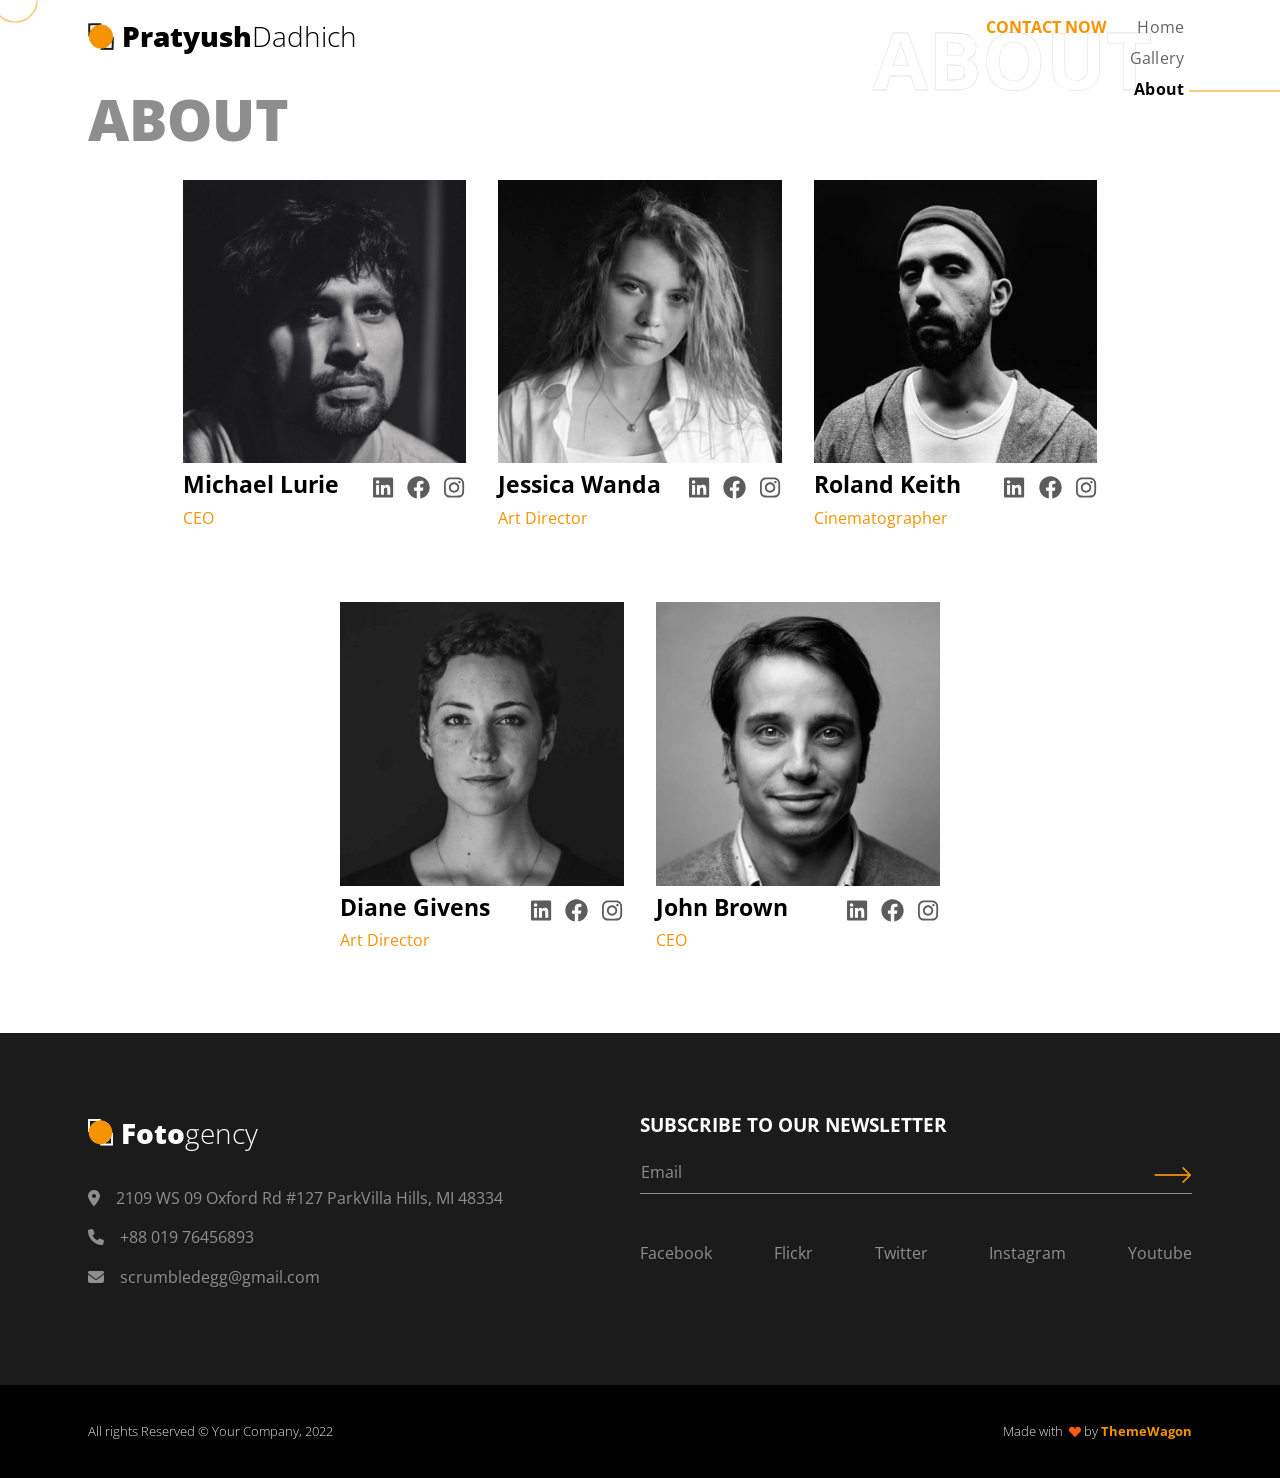
<file: public/about.html>
<!DOCTYPE html>
<html lang="en-US" dir="ltr">

  <head>
    <meta charset="utf-8">
    <meta http-equiv="X-UA-Compatible" content="IE=edge">
    <meta name="viewport" content="width=device-width, initial-scale=1">


    <!-- ===============================================-->
    <!--    Document Title-->
    <!-- ===============================================-->
    <title>About</title>


    <!-- ===============================================-->
    <!--    Favicons-->
    <!-- ===============================================-->
    <link rel="apple-touch-icon" sizes="180x180" href="assets/img/favicons/apple-touch-icon.png">
    <link rel="icon" type="image/png" sizes="32x32" href="assets/img/favicons/favicon-32x32.png">
    <link rel="icon" type="image/png" sizes="16x16" href="assets/img/favicons/favicon-16x16.png">
    <link rel="shortcut icon" type="image/x-icon" href="assets/img/favicons/favicon.ico">
    <link rel="manifest" href="assets/img/favicons/manifest.json">
    <meta name="msapplication-TileImage" content="assets/img/favicons/mstile-150x150.png">
    <meta name="theme-color" content="#ffffff">


    <!-- ===============================================-->
    <!--    Stylesheets-->
    <!-- ===============================================-->
    <link rel="preconnect" href="https://fonts.gstatic.com">
    <link href="https://fonts.googleapis.com/css2?family=Open+Sans:wght@300;400;500;600;700;800&amp;display=swap" rel="stylesheet">
    <link href="vendors/prism/prism.css" rel="stylesheet">
    <link href="vendors/swiper/swiper-bundle.min.css" rel="stylesheet">
    <link href="assets/css/theme.css" rel="stylesheet" />
    <link href="assets/css/user.css" rel="stylesheet" />

  </head>


  <body>

    <!-- ===============================================-->
    <!--    Main Content-->
    <!-- ===============================================-->
    <main class="main" id="top">
      <div class="cursor-outer d-none d-md-block"></div>
      <nav class="navbar navbar-light py-3 px-0 overflow-hidden">
        <div class="container px-md-5">
          <div class="row w-100 g-0 justify-content-between">
            <div class="col-8">
              <div class="d-inline-block"><a class="navbar-brand pt-0 fs-3 text-black d-flex align-items-center" href="index.html"><img class="img-fluid" src="assets/img/icons/logo-icon.png" alt="" /><span class="fw-bolder ms-2">Pratyush</span><span class="fw-thin">Dadhich</span></a></div>
              <div class="mt-4 d-none d-lg-block">
                <h1 class="text-uppercase fs-lg-7 fs-5 fw-bolder text-300 lh-1 position-relative z-index-0">About</h1>

              </div>
            </div>
            <div class="col-4 d-lg-none text-end pe-0">
              <button class="btn p-0 shadow-none text-black fs-2 d-inline-block" data-bs-toggle="offcanvas" data-bs-target="#navbarOffcanvas" aria-controls="navbarOffcanvas" aria-expanded="false" aria-label="Toggle offcanvas navigation"><span class="menu-bar"></span></button>
            </div>
            <div class="offcanvas offcanvas-end px-0" id="navbarOffcanvas" aria-labelledby="navbarOffcanvasTitle" aria-hidden="true">
              <div class="offcanvas-header justify-content-end">
                <h5 class="visually-hidden offcanvas-title" id="navbarOffcanvasTitle">Menu</h5>
                <button class="btn p-0 shadow-none text-black fs-2 d-inline text-end" type="button" data-bs-dismiss="offcanvas" aria-label="Close"><span class="menu-close-bar"></span></button>
              </div>
              <div class="offcanvas-body px-0">
                <div class="d-lg-flex flex-center-start gap-3 overflow-hidden">
                  <ul class="navbar-nav ms-auto fs-4 ps-6">
                    <li class="nav-item"><a class="nav-link d-inline-block nav-text-outlined lh-1 text-white fs-5" aria-current="page" href="index.html">Home</a></li>

                    <li class="nav-item"><a class="nav-link d-inline-block nav-text-outlined lh-1 text-white fs-5" aria-current="page" href="gallery.html">Gallery</a></li>
                   
                    <li class="nav-item"><a class="nav-link d-inline-block nav-text-outlined lh-1 text-white fs-5 active" aria-current="page" href="about.html">About</a></li>
                   
                  </ul>
                </div>
              </div>
            </div>
            <div class="col-4">
              <div class="d-none d-lg-flex justify-content-end position-relative z-index-1">
                <div class="position-absolute absolute-centered z-index--1">
                  <h1 class="ms-2 fw-bolder text-outlined text-uppercase text-white pe-none display-1">About</h1>
                </div>
                <div class="d-flex gap-3 align-items-start"><a class="mb-0 ms-auto text-warning fs-0 fw-bold text-uppercase" href="blog.html#contact">Contact Now</a>
                  <ul class="navbar-nav navbar-fotogency ms-auto text-end">
                    <li class="nav-item px-2 position-relative"><a class="nav-link pt-0" aria-current="page" href="index.html">Home</a></li>
                  
                    <li class="nav-item px-2 position-relative"><a class="nav-link pt-0" aria-current="page" href="gallery.html">Gallery</a></li>
                   
                    <li class="nav-item px-2 position-relative"><a class="nav-link pt-0 active" aria-current="page" href="about.html">About</a></li>
                  
                  </ul>
                </div>
              </div>
            </div>
          </div>
          <div class="row g-0 mt-4 d-lg-none">
            <h1 class="text-uppercase ps-0 fs-lg-7 fs-5 fw-bolder text-300 lh-1 position-relative z-index-0">About</h1>

          </div>
        </div>
      </nav>


      <!-- ============================================-->
      <!-- <section> begin ============================-->
      <section class="py-2">

        <div class="container px-md-5">
          <div class="row justify-content-center">
            <div class="col-10">
              <div class="row justify-content-center">
                <div class="col-lg-4 col-md-6 d-flex justify-content-center">
                  <div class="card border-0 mb-3"><img class="card-img-top" src="assets/img/team/img1.png" alt="" />
                    <div class="row g-0 card-body px-0 pt-2">
                      <div class="col-12 col-xl-8 text-center text-xl-start">
                        <h4>Michael Lurie</h4>
                        <p class="text-warning mb-2">CEO</p>
                      </div>
                      <div class="col-12 col-xl-4 justify-content-center fs-2 d-flex gap-1"><a href="#!"><span class="team-social-icon fab fa-linkedin ml-3"></span></a><a href="#!"><span class="team-social-icon fab fa-facebook ml-3"></span></a><a href="#!"><span class="team-social-icon fab fa-instagram ml-3"></span></a></div>
                    </div>
                  </div>
                </div>
                <div class="col-lg-4 col-md-6 d-flex justify-content-center">
                  <div class="card border-0 mb-3"><img class="card-img-top" src="assets/img/team/img2.png" alt="" />
                    <div class="row g-0 card-body px-0 pt-2">
                      <div class="col-12 col-xl-8 text-center text-xl-start">
                        <h4>Jessica Wanda</h4>
                        <p class="text-warning mb-2">Art Director</p>
                      </div>
                      <div class="col-12 col-xl-4 justify-content-center fs-2 d-flex gap-1"><a href="#!"><span class="team-social-icon fab fa-linkedin ml-3"></span></a><a href="#!"><span class="team-social-icon fab fa-facebook ml-3"></span></a><a href="#!"><span class="team-social-icon fab fa-instagram ml-3"></span></a></div>
                    </div>
                  </div>
                </div>
                <div class="col-lg-4 col-md-6 d-flex justify-content-center">
                  <div class="card border-0 mb-3"><img class="card-img-top" src="assets/img/team/img3.png" alt="" />
                    <div class="row g-0 card-body px-0 pt-2">
                      <div class="col-12 col-xl-8 text-center text-xl-start">
                        <h4>Roland Keith</h4>
                        <p class="text-warning mb-2">Cinematographer</p>
                      </div>
                      <div class="col-12 col-xl-4 justify-content-center fs-2 d-flex gap-1"><a href="#!"><span class="team-social-icon fab fa-linkedin ml-3"></span></a><a href="#!"><span class="team-social-icon fab fa-facebook ml-3"></span></a><a href="#!"><span class="team-social-icon fab fa-instagram ml-3"></span></a></div>
                    </div>
                  </div>
                </div>
                <div class="col-lg-4 col-md-6 d-flex justify-content-center">
                  <div class="card border-0 mb-3"><img class="card-img-top" src="assets/img/team/img4.png" alt="" />
                    <div class="row g-0 card-body px-0 pt-2">
                      <div class="col-12 col-xl-8 text-center text-xl-start">
                        <h4>Diane Givens</h4>
                        <p class="text-warning mb-2">Art Director</p>
                      </div>
                      <div class="col-12 col-xl-4 justify-content-center fs-2 d-flex gap-1"><a href="#!"><span class="team-social-icon fab fa-linkedin ml-3"></span></a><a href="#!"><span class="team-social-icon fab fa-facebook ml-3"></span></a><a href="#!"><span class="team-social-icon fab fa-instagram ml-3"></span></a></div>
                    </div>
                  </div>
                </div>
                <div class="col-lg-4 col-md-6 d-flex justify-content-center">
                  <div class="card border-0 mb-3"><img class="card-img-top" src="assets/img/team/img5.png" alt="" />
                    <div class="row g-0 card-body px-0 pt-2">
                      <div class="col-12 col-xl-8 text-center text-xl-start">
                        <h4>John Brown</h4>
                        <p class="text-warning mb-2">CEO</p>
                      </div>
                      <div class="col-12 col-xl-4 justify-content-center fs-2 d-flex gap-1"><a href="#!"><span class="team-social-icon fab fa-linkedin ml-3"></span></a><a href="#!"><span class="team-social-icon fab fa-facebook ml-3"></span></a><a href="#!"><span class="team-social-icon fab fa-instagram ml-3"></span></a></div>
                    </div>
                  </div>
                </div>
              </div>
            </div>
          </div>
        </div>
        <!-- end of .container-->

      </section>
      <!-- <section> close ============================-->
      <!-- ============================================-->


    </main>
    <!-- ===============================================-->
    <!--    End of Main Content-->
    <!-- ===============================================-->


    <footer class="bg-footer-black" id="footer">
      <div class="container py-7 px-md-5">
        <div class="row g-0">
          <div class="col-md-6 mb-5 mb-md-0">
            <div class="mb-4 d-inline-block"><a class="navbar-brand pt-0 fs-3 text-white d-flex align-items-center" href="index.html"><img class="img-fluid" src="assets/img/icons/dark-logo-icon.png" alt="" width="25" height="25" /><span class="fw-bolder ms-2">Foto</span><span class="fw-thin">gency</span></a></div>
            <div class="col-12 col-md-10 text-300 mb-3"><i class="fas fa-map-marker-alt"></i><a class="nav-link text-300 d-inline" href="https://www.google.com/maps/place/2109+WS+09+Oxford+Rd+%23127+ParkVilla+Hills,+">2109 WS 09 Oxford Rd #127 ParkVilla Hills, MI 48334</a></div>
            <div class="col-12 col-md-10 text-300 mb-3"><i class="fas fa-phone"></i><a class="nav-link text-300 d-inline" href="tel:+8801976476893">+88 019 76456893</a></div>
            <div class="col-12 col-md-10 text-300 mb-3"><i class="fas fa-envelope"></i><a class="nav-link text-300 d-inline" href="mailto:scrscrumbledegg@gmail.com">scrumbledegg@gmail.com</a></div>
          </div>
          <div class="col-md-6">
            <h5 class="text-white mb-2">SUBSCRIBE TO OUR NEWSLETTER</h5>
            <form>
              <div class="form-floating mb-5 position-relative text-200">
                <input class="form-control form-fotogency-header-control text-200" id="email" type="email" placeholder="name@example.com" required="required" />
                <label class="text-300 mb-1" for="email">Email</label>
                <div class="position-absolute end-0 top-0">
                  <button class="btn shadow-none px-0" type="submit"><img class="ms-3" src="assets/img/icons/long-arrow.png" alt="" /></button>
                </div>
              </div>
            </form>
            <div class="d-flex gap-2 flex-wrap justify-content-between align-items-center"><a class="social-icons" href="https://www.facebook.com/" target="_blank">Facebook</a><a class="social-icons" href="https://www.flickr.com/photos/" target="_blank">Flickr</a><a class="social-icons" href="https://twitter.com/" target="_blank">Twitter</a><a class="social-icons" href="https://www.instagram.com/" target="_blank">Instagram</a><a class="social-icons" href="https://www.youtube.com/" target="_blank">Youtube</a>
            </div>
          </div>
        </div>
      </div>
    </footer>


    <!-- ============================================-->
    <!-- <section> begin ============================-->
    <section class="bg-black py-0">

      <div class="container px-md-5">
        <div class="row g-0 justify-content-md-between justify-content-evenly py-4">
          <div class="col-12 col-sm-8 col-md-6 col-lg-auto text-center text-md-start">
            <p class="fs--1 my-2 fw-light text-100">All rights Reserved &copy; Your Company, 2022</p>
          </div>
          <div class="col-12 col-sm-8 col-md-6">
            <p class="fs--1 fw-light my-2 text-center text-md-end text-100"> Made with&nbsp;
              <svg class="bi bi-suit-heart-fill" xmlns="http://www.w3.org/2000/svg" width="12" height="12" fill="#F95C19" viewBox="0 0 16 16">
                <path d="M4 1c2.21 0 4 1.755 4 3.92C8 2.755 9.79 1 12 1s4 1.755 4 3.92c0 3.263-3.234 4.414-7.608 9.608a.513.513 0 0 1-.784 0C3.234 9.334 0 8.183 0 4.92 0 2.755 1.79 1 4 1z"></path>
              </svg>&nbsp;by&nbsp;<a class="fw-bold text-warning" href="https://themewagon.com/" target="_blank">ThemeWagon</a>
            </p>
          </div>
        </div>
      </div>
      <!-- end of .container-->

    </section>
    <!-- <section> close ============================-->
    <!-- ============================================-->




    <!-- ===============================================-->
    <!--    JavaScripts-->
    <!-- ===============================================-->
    <script src="vendors/popper/popper.min.js"></script>
    <script src="vendors/bootstrap/bootstrap.min.js"></script>
    <script src="vendors/anchorjs/anchor.min.js"></script>
    <script src="vendors/is/is.min.js"></script>
    <script src="vendors/fontawesome/all.min.js"></script>
    <script src="vendors/lodash/lodash.min.js"></script>
    <script src="https://polyfill.io/v3/polyfill.min.js?features=window.scroll"></script>
    <script src="vendors/prism/prism.js"></script>
    <script src="vendors/swiper/swiper-bundle.min.js"></script>
    <script src="assets/js/theme.js"></script>

  </body>

</html>
</file>
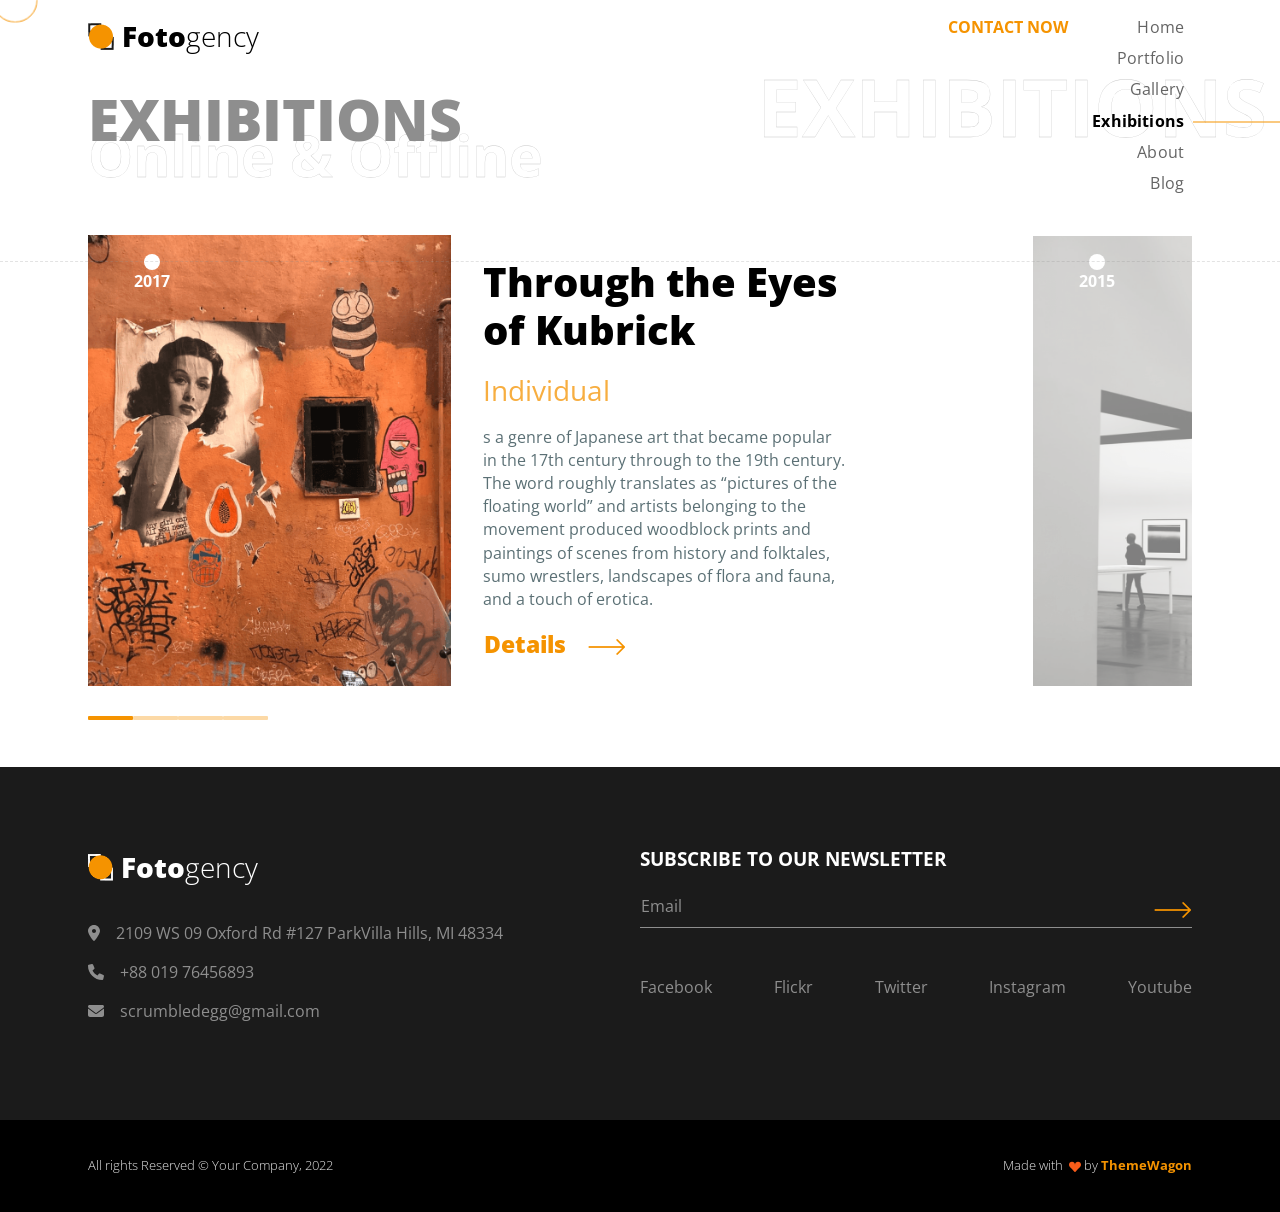
<file: public/exhibitions.html>
<!DOCTYPE html>
<html lang="en-US" dir="ltr">

  <head>
    <meta charset="utf-8">
    <meta http-equiv="X-UA-Compatible" content="IE=edge">
    <meta name="viewport" content="width=device-width, initial-scale=1">


    <!-- ===============================================-->
    <!--    Document Title-->
    <!-- ===============================================-->
    <title>Exhibitions | Online &amp; Offline</title>


    <!-- ===============================================-->
    <!--    Favicons-->
    <!-- ===============================================-->
    <link rel="apple-touch-icon" sizes="180x180" href="assets/img/favicons/apple-touch-icon.png">
    <link rel="icon" type="image/png" sizes="32x32" href="assets/img/favicons/favicon-32x32.png">
    <link rel="icon" type="image/png" sizes="16x16" href="assets/img/favicons/favicon-16x16.png">
    <link rel="shortcut icon" type="image/x-icon" href="assets/img/favicons/favicon.ico">
    <link rel="manifest" href="assets/img/favicons/manifest.json">
    <meta name="msapplication-TileImage" content="assets/img/favicons/mstile-150x150.png">
    <meta name="theme-color" content="#ffffff">


    <!-- ===============================================-->
    <!--    Stylesheets-->
    <!-- ===============================================-->
    <link rel="preconnect" href="https://fonts.gstatic.com">
    <link href="https://fonts.googleapis.com/css2?family=Open+Sans:wght@300;400;500;600;700;800&amp;display=swap" rel="stylesheet">
    <link href="vendors/prism/prism.css" rel="stylesheet">
    <link href="vendors/swiper/swiper-bundle.min.css" rel="stylesheet">
    <link href="assets/css/theme.css" rel="stylesheet" />
    <link href="assets/css/user.css" rel="stylesheet" />

  </head>


  <body>

    <!-- ===============================================-->
    <!--    Main Content-->
    <!-- ===============================================-->
    <main class="main" id="top">
      <div class="cursor-outer d-none d-md-block"></div>
      <nav class="navbar navbar-light py-3 px-0 overflow-hidden">
        <div class="container px-md-5">
          <div class="row w-100 g-0 justify-content-between">
            <div class="col-8">
              <div class="d-inline-block"><a class="navbar-brand pt-0 fs-3 text-black d-flex align-items-center" href="index.html"><img class="img-fluid" src="assets/img/icons/logo-icon.png" alt="" /><span class="fw-bolder ms-2">Foto</span><span class="fw-thin">gency</span></a></div>
              <div class="mt-4 d-none d-lg-block">
                <h1 class="text-uppercase fs-lg-7 fs-5 fw-bolder text-300 lh-1 position-relative z-index-0">Exhibitions</h1>
                <h1 class="d-none d-md-block fw-bolder text-outlined fs-7 text-white lh-1 mt-n4 position-relative z-index--1">Online &amp; Offline</h1>
              </div>
            </div>
            <div class="col-4 d-lg-none text-end pe-0">
              <button class="btn p-0 shadow-none text-black fs-2 d-inline-block" data-bs-toggle="offcanvas" data-bs-target="#navbarOffcanvas" aria-controls="navbarOffcanvas" aria-expanded="false" aria-label="Toggle offcanvas navigation"><span class="menu-bar"></span></button>
            </div>
            <div class="offcanvas offcanvas-end px-0" id="navbarOffcanvas" aria-labelledby="navbarOffcanvasTitle" aria-hidden="true">
              <div class="offcanvas-header justify-content-end">
                <h5 class="visually-hidden offcanvas-title" id="navbarOffcanvasTitle">Menu</h5>
                <button class="btn p-0 shadow-none text-black fs-2 d-inline text-end" type="button" data-bs-dismiss="offcanvas" aria-label="Close"><span class="menu-close-bar"></span></button>
              </div>
              <div class="offcanvas-body px-0">
                <div class="d-lg-flex flex-center-start gap-3 overflow-hidden">
                  <ul class="navbar-nav ms-auto fs-4 ps-6">
                    <li class="nav-item"><a class="nav-link d-inline-block nav-text-outlined lh-1 text-white fs-5" aria-current="page" href="index.html">Home</a></li>
                    <li class="nav-item"><a class="nav-link d-inline-block nav-text-outlined lh-1 text-white fs-5" aria-current="page" href="portfolio.html">Portfolio</a></li>
                    <li class="nav-item"><a class="nav-link d-inline-block nav-text-outlined lh-1 text-white fs-5" aria-current="page" href="gallery.html">Gallery</a></li>
                    <li class="nav-item"><a class="nav-link d-inline-block nav-text-outlined lh-1 text-white fs-5 active" aria-current="page" href="exhibitions.html">Exhibitions</a></li>
                    <li class="nav-item"><a class="nav-link d-inline-block nav-text-outlined lh-1 text-white fs-5" aria-current="page" href="about.html">About</a></li>
                    <li class="nav-item"><a class="nav-link d-inline-block nav-text-outlined lh-1 text-white fs-5" aria-current="page" href="blog.html">Blog</a></li>
                  </ul>
                </div>
              </div>
            </div>
            <div class="col-4">
              <div class="d-none d-lg-flex justify-content-end position-relative z-index-1">
                <div class="position-absolute absolute-centered z-index--1">
                  <h1 class="ms-2 fw-bolder text-outlined text-uppercase text-white pe-none display-1">Exhibitions</h1>
                </div>
                <div class="d-flex gap-3 align-items-start"><a class="mb-0 ms-auto text-warning fs-0 fw-bold text-uppercase" href="blog.html#contact">Contact Now</a>
                  <ul class="navbar-nav navbar-fotogency ms-auto text-end">
                    <li class="nav-item px-2 position-relative"><a class="nav-link pt-0" aria-current="page" href="index.html">Home</a></li>
                    <li class="nav-item px-2 position-relative"><a class="nav-link pt-0" aria-current="page" href="portfolio.html">Portfolio</a></li>
                    <li class="nav-item px-2 position-relative"><a class="nav-link pt-0" aria-current="page" href="gallery.html">Gallery</a></li>
                    <li class="nav-item px-2 position-relative"><a class="nav-link pt-0 active" aria-current="page" href="exhibitions.html">Exhibitions</a></li>
                    <li class="nav-item px-2 position-relative"><a class="nav-link pt-0" aria-current="page" href="about.html">About</a></li>
                    <li class="nav-item px-2 position-relative"><a class="nav-link pt-0" aria-current="page" href="blog.html">Blog</a></li>
                  </ul>
                </div>
              </div>
            </div>
          </div>
          <div class="row g-0 mt-4 d-lg-none">
            <h1 class="text-uppercase ps-0 fs-lg-7 fs-5 fw-bolder text-300 lh-1 position-relative z-index-0">Exhibitions</h1>
            <h1 class="fw-bolder text-outlined ps-0 fs-lg-7 fs-sm-6 fs-5 text-white lh-1 mt-sm-n4 mt-n3 position-relative z-index--1">Online &amp; Offline</h1>
          </div>
        </div>
      </nav>


      <!-- ============================================-->
      <!-- <section> begin ============================-->
      <section class="py-3 position-relative">

        <div class="container-fluid px-0">
          <div class="position-absolute w-100 border-dashed-bottom opacity-25 top-5 z-index-2"></div>
          <div class="container px-md-5">
            <div class="row g-0">
              <div class="col-lg-12 pb-6 px-0 mb-lg-0">
                <div class="swiper-container swiper-theme" data-swiper='{"slidesPerView":1,"breakpoints":{"576":{"slidesPerView":1.2}},"spaceBetween":30,"grabCursor":true,"pagination":{"el":".swiper-pagination","clickable":true},"loop":true,"loopedSlides":3,"slideToClickedSlide":true}'>
                  <div class="swiper-wrapper">
                    <div class="swiper-slide">
                      <div class="row align-items-xl-center">
                        <div class="col-lg-5"><img class="img-fluid w-100" src="assets/img/exhibitions/img01.png" alt="" />
                          <div class="position-absolute top-5 start-5 mt-n1 d-flex flex-column align-items-center"><span class="rounded-circle bg-white p-2 d-block"></span><span class="text-white fw-bold">2017</span></div>
                        </div>
                        <div class="col-lg-6 col-xl-5 mt-4 mt-lg-0">
                          <h1 class="fw-bolder mb-3">Through the Eyes of Kubrick</h1>
                          <p class="text-warning fs-3 opacity-75">Individual</p>
                          <p class="fs-0">s a genre of Japanese art that became popular in the 17th century through to the 19th century. The word roughly translates as “pictures of the floating world” and artists belonging to the movement produced woodblock prints and paintings of scenes from history and folktales, sumo wrestlers, landscapes of flora and fauna, and a touch of erotica.</p>
                          <button class="btn btn-link text-warning p-0 fs-2"><span class="fw-bolder">Details </span><img class="ms-3" src="assets/img/icons/long-arrow.png" alt="" /></button>
                        </div>
                      </div>
                    </div>
                    <div class="swiper-slide">
                      <div class="row align-items-xl-center">
                        <div class="col-lg-5"><img class="img-fluid w-100" src="assets/img/exhibitions/img02.png" alt="" />
                          <div class="position-absolute top-5 start-5 mt-n1 d-flex flex-column align-items-center"><span class="rounded-circle bg-white p-2 d-block"></span><span class="text-white fw-bold">2015</span></div>
                        </div>
                        <div class="col-lg-6 col-xl-5 mt-4 mt-lg-0">
                          <h1 class="fw-bolder mb-3">Wave of Surrealism in photography</h1>
                          <p class="text-warning fs-3 opacity-75">Collective</p>
                          <p class="fs-0">s a genre of Japanese art that became popular in the 17th century through to the 19th century. The word roughly translates as “pictures of the floating world” and artists belonging to the movement produced woodblock prints and paintings of scenes from history and folktales, sumo wrestlers, landscapes of flora and fauna, and a touch of erotica.</p>
                          <button class="btn btn-link text-warning p-0 fs-2"><span class="fw-bolder">Details </span><img class="ms-3" src="assets/img/icons/long-arrow.png" alt="" /></button>
                        </div>
                      </div>
                    </div>
                    <div class="swiper-slide">
                      <div class="row align-items-xl-center">
                        <div class="col-lg-5"><img class="img-fluid w-100" src="assets/img/exhibitions/img03.png" alt="" />
                          <div class="position-absolute top-5 start-5 mt-n1 d-flex flex-column align-items-center"><span class="rounded-circle bg-white p-2 d-block"></span><span class="text-white fw-bold">2015</span></div>
                        </div>
                        <div class="col-lg-6 col-xl-5 mt-4 mt-lg-0">
                          <h1 class="fw-bolder mb-3">Through the Eyes of Kubrick</h1>
                          <p class="text-warning fs-3 opacity-75">Individual</p>
                          <p class="fs-0">s a genre of Japanese art that became popular in the 17th century through to the 19th century. The word roughly translates as “pictures of the floating world” and artists belonging to the movement produced woodblock prints and paintings of scenes from history and folktales, sumo wrestlers, landscapes of flora and fauna, and a touch of erotica.</p>
                          <button class="btn btn-link text-warning p-0 fs-2"><span class="fw-bolder">Details </span><img class="ms-3" src="assets/img/icons/long-arrow.png" alt="" /></button>
                        </div>
                      </div>
                    </div>
                    <div class="swiper-slide">
                      <div class="row align-items-xl-center">
                        <div class="col-lg-5"><img class="img-fluid w-100" src="assets/img/exhibitions/img04.png" alt="" />
                          <div class="position-absolute top-5 start-5 mt-n1 d-flex flex-column align-items-center"><span class="rounded-circle bg-white p-2 d-block"></span><span class="text-white fw-bold">2015</span></div>
                        </div>
                        <div class="col-lg-6 col-xl-5 mt-4 mt-lg-0">
                          <h1 class="fw-bolder mb-3">Through the Eyes of Kubrick</h1>
                          <p class="text-warning fs-3 opacity-75">Individual</p>
                          <p class="fs-0">s a genre of Japanese art that became popular in the 17th century through to the 19th century. The word roughly translates as “pictures of the floating world” and artists belonging to the movement produced woodblock prints and paintings of scenes from history and folktales, sumo wrestlers, landscapes of flora and fauna, and a touch of erotica.</p>
                          <button class="btn btn-link text-warning p-0 fs-2"><span class="fw-bolder">Details </span><img class="ms-3" src="assets/img/icons/long-arrow.png" alt="" /></button>
                        </div>
                      </div>
                    </div>
                  </div>
                </div>
                <div class="swiper-theme swiper-pagination d-flex mt-4"></div>
              </div>
            </div>
          </div>
        </div>
        <!-- end of .container-->

      </section>
      <!-- <section> close ============================-->
      <!-- ============================================-->


    </main>
    <!-- ===============================================-->
    <!--    End of Main Content-->
    <!-- ===============================================-->


    <footer class="bg-footer-black" id="footer">
      <div class="container py-7 px-md-5">
        <div class="row g-0">
          <div class="col-md-6 mb-5 mb-md-0">
            <div class="mb-4 d-inline-block"><a class="navbar-brand pt-0 fs-3 text-white d-flex align-items-center" href="index.html"><img class="img-fluid" src="assets/img/icons/dark-logo-icon.png" alt="" width="25" height="25" /><span class="fw-bolder ms-2">Foto</span><span class="fw-thin">gency</span></a></div>
            <div class="col-12 col-md-10 text-300 mb-3"><i class="fas fa-map-marker-alt"></i><a class="nav-link text-300 d-inline" href="https://www.google.com/maps/place/2109+WS+09+Oxford+Rd+%23127+ParkVilla+Hills,+">2109 WS 09 Oxford Rd #127 ParkVilla Hills, MI 48334</a></div>
            <div class="col-12 col-md-10 text-300 mb-3"><i class="fas fa-phone"></i><a class="nav-link text-300 d-inline" href="tel:+8801976476893">+88 019 76456893</a></div>
            <div class="col-12 col-md-10 text-300 mb-3"><i class="fas fa-envelope"></i><a class="nav-link text-300 d-inline" href="mailto:scrscrumbledegg@gmail.com">scrumbledegg@gmail.com</a></div>
          </div>
          <div class="col-md-6">
            <h5 class="text-white mb-2">SUBSCRIBE TO OUR NEWSLETTER</h5>
            <form>
              <div class="form-floating mb-5 position-relative text-200">
                <input class="form-control form-fotogency-header-control text-200" id="email" type="email" placeholder="name@example.com" required="required" />
                <label class="text-300 mb-1" for="email">Email</label>
                <div class="position-absolute end-0 top-0">
                  <button class="btn shadow-none px-0" type="submit"><img class="ms-3" src="assets/img/icons/long-arrow.png" alt="" /></button>
                </div>
              </div>
            </form>
            <div class="d-flex gap-2 flex-wrap justify-content-between align-items-center"><a class="social-icons" href="https://www.facebook.com/" target="_blank">Facebook</a><a class="social-icons" href="https://www.flickr.com/photos/" target="_blank">Flickr</a><a class="social-icons" href="https://twitter.com/" target="_blank">Twitter</a><a class="social-icons" href="https://www.instagram.com/" target="_blank">Instagram</a><a class="social-icons" href="https://www.youtube.com/" target="_blank">Youtube</a>
            </div>
          </div>
        </div>
      </div>
    </footer>


    <!-- ============================================-->
    <!-- <section> begin ============================-->
    <section class="bg-black py-0">

      <div class="container px-md-5">
        <div class="row g-0 justify-content-md-between justify-content-evenly py-4">
          <div class="col-12 col-sm-8 col-md-6 col-lg-auto text-center text-md-start">
            <p class="fs--1 my-2 fw-light text-100">All rights Reserved &copy; Your Company, 2022</p>
          </div>
          <div class="col-12 col-sm-8 col-md-6">
            <p class="fs--1 fw-light my-2 text-center text-md-end text-100"> Made with&nbsp;
              <svg class="bi bi-suit-heart-fill" xmlns="http://www.w3.org/2000/svg" width="12" height="12" fill="#F95C19" viewBox="0 0 16 16">
                <path d="M4 1c2.21 0 4 1.755 4 3.92C8 2.755 9.79 1 12 1s4 1.755 4 3.92c0 3.263-3.234 4.414-7.608 9.608a.513.513 0 0 1-.784 0C3.234 9.334 0 8.183 0 4.92 0 2.755 1.79 1 4 1z"></path>
              </svg>&nbsp;by&nbsp;<a class="fw-bold text-warning" href="https://themewagon.com/" target="_blank">ThemeWagon</a>
            </p>
          </div>
        </div>
      </div>
      <!-- end of .container-->

    </section>
    <!-- <section> close ============================-->
    <!-- ============================================-->




    <!-- ===============================================-->
    <!--    JavaScripts-->
    <!-- ===============================================-->
    <script src="vendors/popper/popper.min.js"></script>
    <script src="vendors/bootstrap/bootstrap.min.js"></script>
    <script src="vendors/anchorjs/anchor.min.js"></script>
    <script src="vendors/is/is.min.js"></script>
    <script src="vendors/fontawesome/all.min.js"></script>
    <script src="vendors/lodash/lodash.min.js"></script>
    <script src="https://polyfill.io/v3/polyfill.min.js?features=window.scroll"></script>
    <script src="vendors/prism/prism.js"></script>
    <script src="vendors/swiper/swiper-bundle.min.js"></script>
    <script src="assets/js/theme.js"></script>

  </body>

</html>
</file>
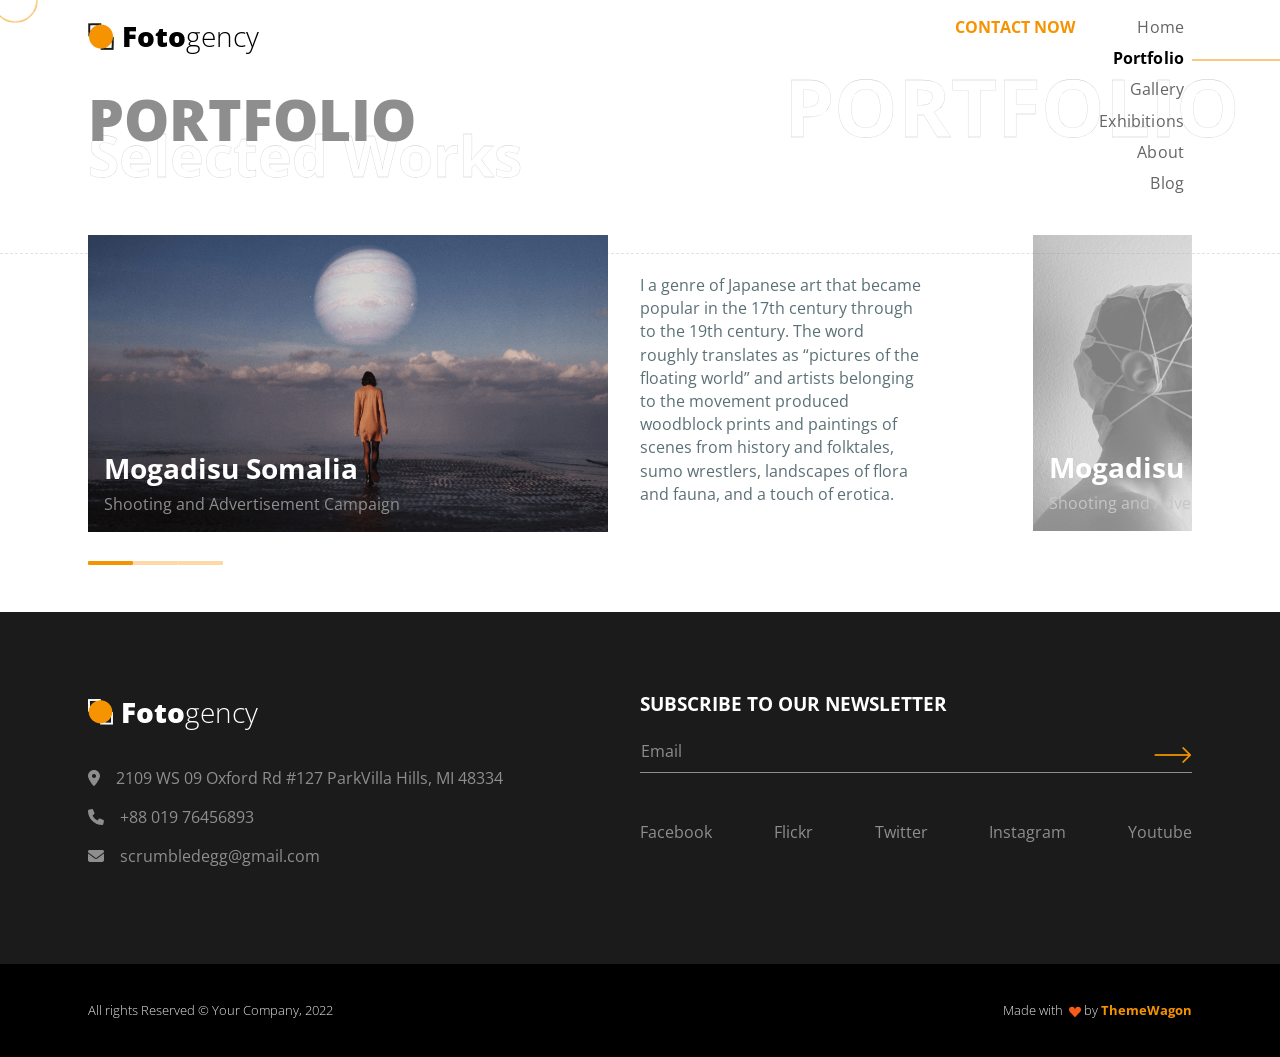
<file: public/portfolio.html>
<!DOCTYPE html>
<html lang="en-US" dir="ltr">

  <head>
    <meta charset="utf-8">
    <meta http-equiv="X-UA-Compatible" content="IE=edge">
    <meta name="viewport" content="width=device-width, initial-scale=1">


    <!-- ===============================================-->
    <!--    Document Title-->
    <!-- ===============================================-->
    <title>Portfolio | Selected Works</title>


    <!-- ===============================================-->
    <!--    Favicons-->
    <!-- ===============================================-->
    <link rel="apple-touch-icon" sizes="180x180" href="assets/img/favicons/apple-touch-icon.png">
    <link rel="icon" type="image/png" sizes="32x32" href="assets/img/favicons/favicon-32x32.png">
    <link rel="icon" type="image/png" sizes="16x16" href="assets/img/favicons/favicon-16x16.png">
    <link rel="shortcut icon" type="image/x-icon" href="assets/img/favicons/favicon.ico">
    <link rel="manifest" href="assets/img/favicons/manifest.json">
    <meta name="msapplication-TileImage" content="assets/img/favicons/mstile-150x150.png">
    <meta name="theme-color" content="#ffffff">


    <!-- ===============================================-->
    <!--    Stylesheets-->
    <!-- ===============================================-->
    <link rel="preconnect" href="https://fonts.gstatic.com">
    <link href="https://fonts.googleapis.com/css2?family=Open+Sans:wght@300;400;500;600;700;800&amp;display=swap" rel="stylesheet">
    <link href="vendors/prism/prism.css" rel="stylesheet">
    <link href="vendors/swiper/swiper-bundle.min.css" rel="stylesheet">
    <link href="assets/css/theme.css" rel="stylesheet" />
    <link href="assets/css/user.css" rel="stylesheet" />

  </head>


  <body>

    <!-- ===============================================-->
    <!--    Main Content-->
    <!-- ===============================================-->
    <main class="main" id="top">
      <div class="cursor-outer d-none d-md-block"></div>
      <nav class="navbar navbar-light py-3 px-0 overflow-hidden">
        <div class="container px-md-5">
          <div class="row w-100 g-0 justify-content-between">
            <div class="col-8">
              <div class="d-inline-block"><a class="navbar-brand pt-0 fs-3 text-black d-flex align-items-center" href="index.html"><img class="img-fluid" src="assets/img/icons/logo-icon.png" alt="" /><span class="fw-bolder ms-2">Foto</span><span class="fw-thin">gency</span></a></div>
              <div class="mt-4 d-none d-lg-block">
                <h1 class="text-uppercase fs-lg-7 fs-5 fw-bolder text-300 lh-1 position-relative z-index-0">Portfolio</h1>
                <h1 class="d-none d-md-block fw-bolder text-outlined fs-7 text-white lh-1 mt-n4 position-relative z-index--1">Selected Works</h1>
              </div>
            </div>
            <div class="col-4 d-lg-none text-end pe-0">
              <button class="btn p-0 shadow-none text-black fs-2 d-inline-block" data-bs-toggle="offcanvas" data-bs-target="#navbarOffcanvas" aria-controls="navbarOffcanvas" aria-expanded="false" aria-label="Toggle offcanvas navigation"><span class="menu-bar"></span></button>
            </div>
            <div class="offcanvas offcanvas-end px-0" id="navbarOffcanvas" aria-labelledby="navbarOffcanvasTitle" aria-hidden="true">
              <div class="offcanvas-header justify-content-end">
                <h5 class="visually-hidden offcanvas-title" id="navbarOffcanvasTitle">Menu</h5>
                <button class="btn p-0 shadow-none text-black fs-2 d-inline text-end" type="button" data-bs-dismiss="offcanvas" aria-label="Close"><span class="menu-close-bar"></span></button>
              </div>
              <div class="offcanvas-body px-0">
                <div class="d-lg-flex flex-center-start gap-3 overflow-hidden">
                  <ul class="navbar-nav ms-auto fs-4 ps-6">
                    <li class="nav-item"><a class="nav-link d-inline-block nav-text-outlined lh-1 text-white fs-5" aria-current="page" href="index.html">Home</a></li>
                    <li class="nav-item"><a class="nav-link d-inline-block nav-text-outlined lh-1 text-white fs-5 active" aria-current="page" href="portfolio.html">Portfolio</a></li>
                    <li class="nav-item"><a class="nav-link d-inline-block nav-text-outlined lh-1 text-white fs-5" aria-current="page" href="gallery.html">Gallery</a></li>
                    <li class="nav-item"><a class="nav-link d-inline-block nav-text-outlined lh-1 text-white fs-5" aria-current="page" href="exhibitions.html">Exhibitions</a></li>
                    <li class="nav-item"><a class="nav-link d-inline-block nav-text-outlined lh-1 text-white fs-5" aria-current="page" href="about.html">About</a></li>
                    <li class="nav-item"><a class="nav-link d-inline-block nav-text-outlined lh-1 text-white fs-5" aria-current="page" href="blog.html">Blog</a></li>
                  </ul>
                </div>
              </div>
            </div>
            <div class="col-4">
              <div class="d-none d-lg-flex justify-content-end position-relative z-index-1">
                <div class="position-absolute absolute-centered z-index--1">
                  <h1 class="ms-2 fw-bolder text-outlined text-uppercase text-white pe-none display-1">Portfolio</h1>
                </div>
                <div class="d-flex gap-3 align-items-start"><a class="mb-0 ms-auto text-warning fs-0 fw-bold text-uppercase" href="blog.html#contact">Contact Now</a>
                  <ul class="navbar-nav navbar-fotogency ms-auto text-end">
                    <li class="nav-item px-2 position-relative"><a class="nav-link pt-0" aria-current="page" href="index.html">Home</a></li>
                    <li class="nav-item px-2 position-relative"><a class="nav-link pt-0 active" aria-current="page" href="portfolio.html">Portfolio</a></li>
                    <li class="nav-item px-2 position-relative"><a class="nav-link pt-0" aria-current="page" href="gallery.html">Gallery</a></li>
                    <li class="nav-item px-2 position-relative"><a class="nav-link pt-0" aria-current="page" href="exhibitions.html">Exhibitions</a></li>
                    <li class="nav-item px-2 position-relative"><a class="nav-link pt-0" aria-current="page" href="about.html">About</a></li>
                    <li class="nav-item px-2 position-relative"><a class="nav-link pt-0" aria-current="page" href="blog.html">Blog</a></li>
                  </ul>
                </div>
              </div>
            </div>
          </div>
          <div class="row g-0 mt-4 d-lg-none">
            <h1 class="text-uppercase ps-0 fs-lg-7 fs-5 fw-bolder text-300 lh-1 position-relative z-index-0">Portfolio</h1>
            <h1 class="fw-bolder text-outlined ps-0 fs-lg-7 fs-sm-6 fs-5 text-white lh-1 mt-sm-n4 mt-n3 position-relative z-index--1">Selected Works</h1>
          </div>
        </div>
      </nav>


      <!-- ============================================-->
      <!-- <section> begin ============================-->
      <section class="py-3">

        <div class="container-fluid px-0">
          <div class="position-absolute w-100 border-dashed-bottom opacity-25 top-5 z-index-1"></div>
          <div class="container px-md-5">
            <div class="row g-0">
              <div class="col-lg-12 pb-6 px-0 mb-lg-0">
                <div class="swiper-container swiper-theme" data-swiper='{"slidesPerView":1,"breakpoints":{"576":{"slidesPerView":1.2}},"spaceBetween":30,"grabCursor":true,"pagination":{"el":".swiper-pagination","clickable":true},"loop":true,"loopedSlides":3,"slideToClickedSlide":true}'>
                  <div class="swiper-wrapper">
                    <div class="swiper-slide">
                      <div class="row align-items-center">
                        <div class="col-xl-7">
                          <div class="position-relative">
                            <div class="position-absolute start-0 bottom-0 ms-3">
                              <h3 class="text-white">Mogadisu Somalia</h3>
                              <p class="text-300">Shooting and Advertisement Campaign</p>
                            </div><img class="portfolio-img img-fluid" src="assets/img/portfolio/img01.png" alt="" />
                          </div>
                        </div>
                        <div class="col-xl-4 mt-4">
                          <p class="fs-0">I a genre of Japanese art that became popular in the 17th century through to the 19th century. The word roughly translates as “pictures of the floating world” and artists belonging to the movement produced woodblock prints and paintings of scenes from history and folktales, sumo wrestlers, landscapes of flora and fauna, and a touch of erotica.</p>
                        </div>
                      </div>
                    </div>
                    <div class="swiper-slide">
                      <div class="row align-items-center">
                        <div class="col-xl-7">
                          <div class="position-relative">
                            <div class="position-absolute start-0 bottom-0 ms-3">
                              <h3 class="text-white">Mogadisu Somalia</h3>
                              <p class="text-300">Shooting and Advertisement Campaign</p>
                            </div><img class="portfolio-img img-fluid" src="assets/img/portfolio/img02.png" alt="" />
                          </div>
                        </div>
                        <div class="col-xl-4 mt-4">
                          <p class="fs-0">I a genre of Japanese art that became popular in the 17th century through to the 19th century. The word roughly translates as “pictures of the floating world” and artists belonging to the movement produced woodblock prints and paintings of scenes from history and folktales, sumo wrestlers, landscapes of flora and fauna, and a touch of erotica.</p>
                        </div>
                      </div>
                    </div>
                    <div class="swiper-slide">
                      <div class="row align-items-center">
                        <div class="col-xl-7">
                          <div class="position-relative">
                            <div class="position-absolute start-0 bottom-0 ms-3">
                              <h3 class="text-white">Mogadisu Somalia</h3>
                              <p class="text-300">Shooting and Advertisement Campaign</p>
                            </div><img class="portfolio-img img-fluid" src="assets/img/portfolio/img03.png" alt="" />
                          </div>
                        </div>
                        <div class="col-xl-4 mt-4">
                          <p class="fs-0">I a genre of Japanese art that became popular in the 17th century through to the 19th century. The word roughly translates as “pictures of the floating world” and artists belonging to the movement produced woodblock prints and paintings of scenes from history and folktales, sumo wrestlers, landscapes of flora and fauna, and a touch of erotica.</p>
                        </div>
                      </div>
                    </div>
                  </div>
                </div>
                <div class="swiper-theme swiper-pagination d-flex mt-4"></div>
              </div>
            </div>
          </div>
        </div>
        <!-- end of .container-->

      </section>
      <!-- <section> close ============================-->
      <!-- ============================================-->


    </main>
    <!-- ===============================================-->
    <!--    End of Main Content-->
    <!-- ===============================================-->


    <footer class="bg-footer-black" id="footer">
      <div class="container py-7 px-md-5">
        <div class="row g-0">
          <div class="col-md-6 mb-5 mb-md-0">
            <div class="mb-4 d-inline-block"><a class="navbar-brand pt-0 fs-3 text-white d-flex align-items-center" href="index.html"><img class="img-fluid" src="assets/img/icons/dark-logo-icon.png" alt="" width="25" height="25" /><span class="fw-bolder ms-2">Foto</span><span class="fw-thin">gency</span></a></div>
            <div class="col-12 col-md-10 text-300 mb-3"><i class="fas fa-map-marker-alt"></i><a class="nav-link text-300 d-inline" href="https://www.google.com/maps/place/2109+WS+09+Oxford+Rd+%23127+ParkVilla+Hills,+">2109 WS 09 Oxford Rd #127 ParkVilla Hills, MI 48334</a></div>
            <div class="col-12 col-md-10 text-300 mb-3"><i class="fas fa-phone"></i><a class="nav-link text-300 d-inline" href="tel:+8801976476893">+88 019 76456893</a></div>
            <div class="col-12 col-md-10 text-300 mb-3"><i class="fas fa-envelope"></i><a class="nav-link text-300 d-inline" href="mailto:scrscrumbledegg@gmail.com">scrumbledegg@gmail.com</a></div>
          </div>
          <div class="col-md-6">
            <h5 class="text-white mb-2">SUBSCRIBE TO OUR NEWSLETTER</h5>
            <form>
              <div class="form-floating mb-5 position-relative text-200">
                <input class="form-control form-fotogency-header-control text-200" id="email" type="email" placeholder="name@example.com" required="required" />
                <label class="text-300 mb-1" for="email">Email</label>
                <div class="position-absolute end-0 top-0">
                  <button class="btn shadow-none px-0" type="submit"><img class="ms-3" src="assets/img/icons/long-arrow.png" alt="" /></button>
                </div>
              </div>
            </form>
            <div class="d-flex gap-2 flex-wrap justify-content-between align-items-center"><a class="social-icons" href="https://www.facebook.com/" target="_blank">Facebook</a><a class="social-icons" href="https://www.flickr.com/photos/" target="_blank">Flickr</a><a class="social-icons" href="https://twitter.com/" target="_blank">Twitter</a><a class="social-icons" href="https://www.instagram.com/" target="_blank">Instagram</a><a class="social-icons" href="https://www.youtube.com/" target="_blank">Youtube</a>
            </div>
          </div>
        </div>
      </div>
    </footer>


    <!-- ============================================-->
    <!-- <section> begin ============================-->
    <section class="bg-black py-0">

      <div class="container px-md-5">
        <div class="row g-0 justify-content-md-between justify-content-evenly py-4">
          <div class="col-12 col-sm-8 col-md-6 col-lg-auto text-center text-md-start">
            <p class="fs--1 my-2 fw-light text-100">All rights Reserved &copy; Your Company, 2022</p>
          </div>
          <div class="col-12 col-sm-8 col-md-6">
            <p class="fs--1 fw-light my-2 text-center text-md-end text-100"> Made with&nbsp;
              <svg class="bi bi-suit-heart-fill" xmlns="http://www.w3.org/2000/svg" width="12" height="12" fill="#F95C19" viewBox="0 0 16 16">
                <path d="M4 1c2.21 0 4 1.755 4 3.92C8 2.755 9.79 1 12 1s4 1.755 4 3.92c0 3.263-3.234 4.414-7.608 9.608a.513.513 0 0 1-.784 0C3.234 9.334 0 8.183 0 4.92 0 2.755 1.79 1 4 1z"></path>
              </svg>&nbsp;by&nbsp;<a class="fw-bold text-warning" href="https://themewagon.com/" target="_blank">ThemeWagon</a>
            </p>
          </div>
        </div>
      </div>
      <!-- end of .container-->

    </section>
    <!-- <section> close ============================-->
    <!-- ============================================-->




    <!-- ===============================================-->
    <!--    JavaScripts-->
    <!-- ===============================================-->
    <script src="vendors/popper/popper.min.js"></script>
    <script src="vendors/bootstrap/bootstrap.min.js"></script>
    <script src="vendors/anchorjs/anchor.min.js"></script>
    <script src="vendors/is/is.min.js"></script>
    <script src="vendors/fontawesome/all.min.js"></script>
    <script src="vendors/lodash/lodash.min.js"></script>
    <script src="https://polyfill.io/v3/polyfill.min.js?features=window.scroll"></script>
    <script src="vendors/prism/prism.js"></script>
    <script src="vendors/swiper/swiper-bundle.min.js"></script>
    <script src="assets/js/theme.js"></script>

  </body>

</html>
</file>
<file: public/vendors/prism/prism.css>
/**
 * prism.js default theme for JavaScript, CSS and HTML
 * Based on dabblet (http://dabblet.com)
 * @author Lea Verou
 */

code[class*="language-"],
pre[class*="language-"] {
	color: black;
	background: none;
	text-shadow: 0 1px white;
	font-family: Consolas, Monaco, 'Andale Mono', 'Ubuntu Mono', monospace;
	font-size: 1em;
	text-align: left;
	white-space: pre;
	word-spacing: normal;
	word-break: normal;
	word-wrap: normal;
	line-height: 1.5;

	-moz-tab-size: 4;
	-o-tab-size: 4;
	tab-size: 4;

	-webkit-hyphens: none;
	-moz-hyphens: none;
	-ms-hyphens: none;
	hyphens: none;
}

pre[class*="language-"]::-moz-selection, pre[class*="language-"] ::-moz-selection,
code[class*="language-"]::-moz-selection, code[class*="language-"] ::-moz-selection {
	text-shadow: none;
	background: #b3d4fc;
}

pre[class*="language-"]::selection, pre[class*="language-"] ::selection,
code[class*="language-"]::selection, code[class*="language-"] ::selection {
	text-shadow: none;
	background: #b3d4fc;
}

@media print {
	code[class*="language-"],
	pre[class*="language-"] {
		text-shadow: none;
	}
}

/* Code blocks */
pre[class*="language-"] {
	padding: 1em;
	margin: .5em 0;
	overflow: auto;
}

:not(pre) > code[class*="language-"],
pre[class*="language-"] {
	background: #f5f2f0;
}

/* Inline code */
:not(pre) > code[class*="language-"] {
	padding: .1em;
	border-radius: .3em;
	white-space: normal;
}

.token.comment,
.token.prolog,
.token.doctype,
.token.cdata {
	color: slategray;
}

.token.punctuation {
	color: #999;
}

.token.namespace {
	opacity: .7;
}

.token.property,
.token.tag,
.token.boolean,
.token.number,
.token.constant,
.token.symbol,
.token.deleted {
	color: #905;
}

.token.selector,
.token.attr-name,
.token.string,
.token.char,
.token.builtin,
.token.inserted {
	color: #690;
}

.token.operator,
.token.entity,
.token.url,
.language-css .token.string,
.style .token.string {
	color: #9a6e3a;
	/* This background color was intended by the author of this theme. */
	background: hsla(0, 0%, 100%, .5);
}

.token.atrule,
.token.attr-value,
.token.keyword {
	color: #07a;
}

.token.function,
.token.class-name {
	color: #DD4A68;
}

.token.regex,
.token.important,
.token.variable {
	color: #e90;
}

.token.important,
.token.bold {
	font-weight: bold;
}
.token.italic {
	font-style: italic;
}

.token.entity {
	cursor: help;
}
</file>
